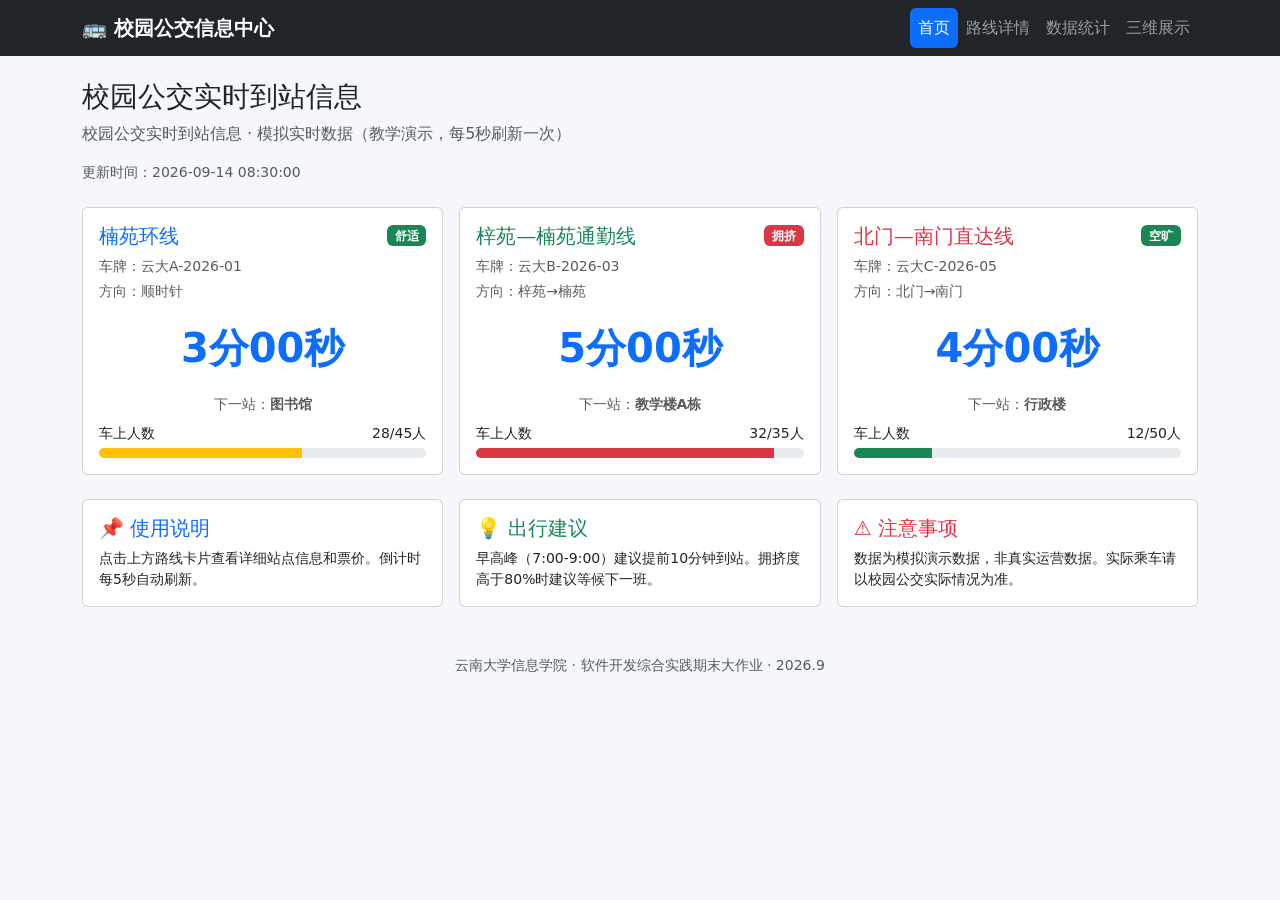
<file: index.html>
<!DOCTYPE html>
<html lang="zh-CN">
<head>
  <meta charset="UTF-8">
  <meta name="viewport" content="width=device-width, initial-scale=1.0">
  <title>校园公交实时信息中心</title>
  <link href="libs/bootstrap.min.css" rel="stylesheet">
  <link href="css/style.css" rel="stylesheet">
</head>
<body>
  <nav class="navbar navbar-expand-md navbar-dark bg-dark mb-4">
    <div class="container">
      <a class="navbar-brand" href="index.html">🚌 校园公交信息中心</a>
      <button class="navbar-toggler" type="button" data-bs-toggle="collapse" data-bs-target="#nav">
        <span class="navbar-toggler-icon"></span>
      </button>
      <div class="collapse navbar-collapse" id="nav">
        <ul class="navbar-nav ms-auto">
          <li class="nav-item"><a class="nav-link" href="index.html">首页</a></li>
          <li class="nav-item"><a class="nav-link" href="route.html">路线详情</a></li>
          <li class="nav-item"><a class="nav-link" href="stats.html">数据统计</a></li>
          <li class="nav-item"><a class="nav-link" href="three.html">三维展示</a></li>
        </ul>
      </div>
    </div>
  </nav>

  <main class="container">
    <p id="status" class="alert alert-warning">
      <span id="status-text"></span>
      <button id="retry-btn" class="btn btn-sm btn-primary ms-2" style="display:none;">重试</button>
    </p>

    <header class="mb-4">
      <h1 class="h3">校园公交实时到站信息</h1>
      <p class="text-muted" id="sub-title">云南大学呈贡校区 · 校园公交实时数据</p>
      <p class="text-muted small" id="source-note">数据来源：模拟实时数据（教学演示）</p>
    </header>

    <section class="row g-3 mb-4" id="route-cards">
      <div class="col-12 text-center text-muted py-4">加载中...</div>
    </section>

    <section class="row g-3 mb-4">
      <div class="col-12 col-md-6 col-lg-4">
        <div class="card h-100">
          <div class="card-body">
            <h5 class="card-title text-primary">📌 使用说明</h5>
            <p class="card-text small">点击上方路线卡片查看详细站点信息和票价。倒计时每5秒自动刷新。</p>
          </div>
        </div>
      </div>
      <div class="col-12 col-md-6 col-lg-4">
        <div class="card h-100">
          <div class="card-body">
            <h5 class="card-title text-success">💡 出行建议</h5>
            <p class="card-text small">早高峰（7:00-9:00）建议提前10分钟到站。拥挤度高于80%时建议等候下一班。</p>
          </div>
        </div>
      </div>
      <div class="col-12 col-md-6 col-lg-4">
        <div class="card h-100">
          <div class="card-body">
            <h5 class="card-title text-danger">⚠️ 注意事项</h5>
            <p class="card-text small">数据为模拟演示数据，非真实运营数据。实际乘车请以校园公交实际情况为准。</p>
          </div>
        </div>
      </div>
    </section>
  </main>

  <footer class="container text-center text-muted small py-4">
    <p>云南大学信息学院 · 软件开发综合实践期末大作业 · 2026.9</p>
  </footer>

  <script src="libs/jquery-3.7.1.min.js"></script>
  <script src="libs/bootstrap.bundle.min.js"></script>
  <script src="js/common.js"></script>
  <script src="js/home.js"></script>
</body>
</html>
</file>
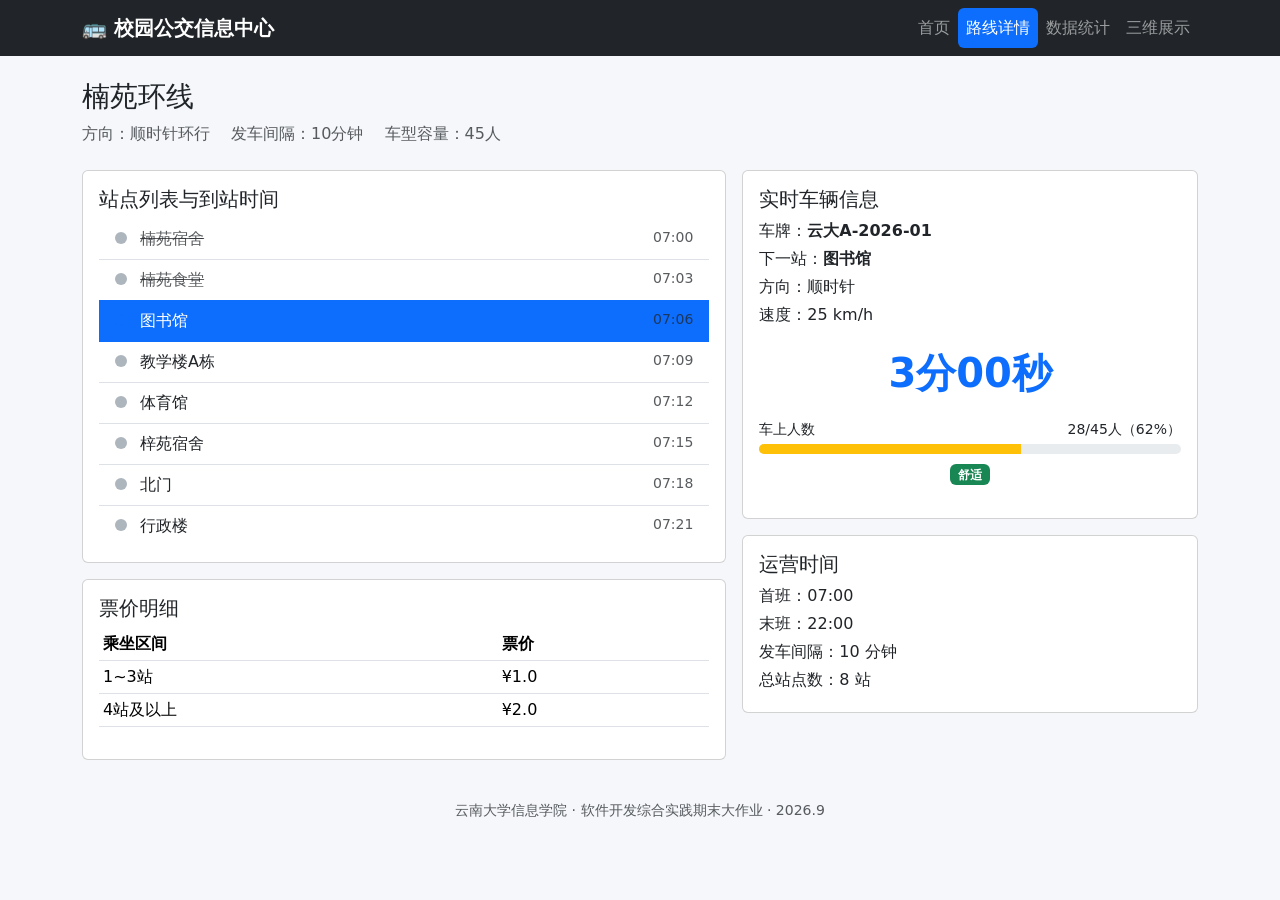
<file: route.html>
<!DOCTYPE html>
<html lang="zh-CN">
<head>
  <meta charset="UTF-8">
  <meta name="viewport" content="width=device-width, initial-scale=1.0">
  <title>路线详情 - 校园公交</title>
  <link href="libs/bootstrap.min.css" rel="stylesheet">
  <link href="css/style.css" rel="stylesheet">
</head>
<body>
  <nav class="navbar navbar-expand-md navbar-dark bg-dark mb-4">
    <div class="container">
      <a class="navbar-brand" href="index.html">🚌 校园公交信息中心</a>
      <button class="navbar-toggler" type="button" data-bs-toggle="collapse" data-bs-target="#nav">
        <span class="navbar-toggler-icon"></span>
      </button>
      <div class="collapse navbar-collapse" id="nav">
        <ul class="navbar-nav ms-auto">
          <li class="nav-item"><a class="nav-link" href="index.html">首页</a></li>
          <li class="nav-item"><a class="nav-link" href="route.html">路线详情</a></li>
          <li class="nav-item"><a class="nav-link" href="stats.html">数据统计</a></li>
          <li class="nav-item"><a class="nav-link" href="three.html">三维展示</a></li>
        </ul>
      </div>
    </div>
  </nav>

  <main class="container">
    <p id="status" class="alert alert-warning">
      <span id="status-text"></span>
      <button id="retry-btn" class="btn btn-sm btn-primary ms-2" style="display:none;">重试</button>
    </p>

    <header class="mb-4">
      <h1 class="h3" id="route-title">路线详情</h1>
      <p class="text-muted" id="route-info"></p>
    </header>

    <div class="row g-3">
      <div class="col-12 col-lg-7">
        <div class="card mb-3">
          <div class="card-body">
            <h5 class="card-title">站点列表与到站时间</h5>
            <ul class="list-group list-group-flush" id="stop-list"></ul>
          </div>
        </div>
        <div class="card mb-3">
          <div class="card-body">
            <h5 class="card-title">票价明细</h5>
            <table class="table table-sm">
              <thead><tr><th>乘坐区间</th><th>票价</th></tr></thead>
              <tbody id="fare-table"></tbody>
            </table>
          </div>
        </div>
      </div>
      <div class="col-12 col-lg-5">
        <div class="card mb-3">
          <div class="card-body">
            <h5 class="card-title">实时车辆信息</h5>
            <div id="vehicle-info"></div>
          </div>
        </div>
        <div class="card">
          <div class="card-body">
            <h5 class="card-title">运营时间</h5>
            <ul class="list-unstyled mb-0" id="schedule-info"></ul>
          </div>
        </div>
      </div>
    </div>
  </main>

  <footer class="container text-center text-muted small py-4">
    <p>云南大学信息学院 · 软件开发综合实践期末大作业 · 2026.9</p>
  </footer>

  <script src="libs/jquery-3.7.1.min.js"></script>
  <script src="libs/bootstrap.bundle.min.js"></script>
  <script src="js/common.js"></script>
  <script src="js/route.js"></script>
</body>
</html>
</file>
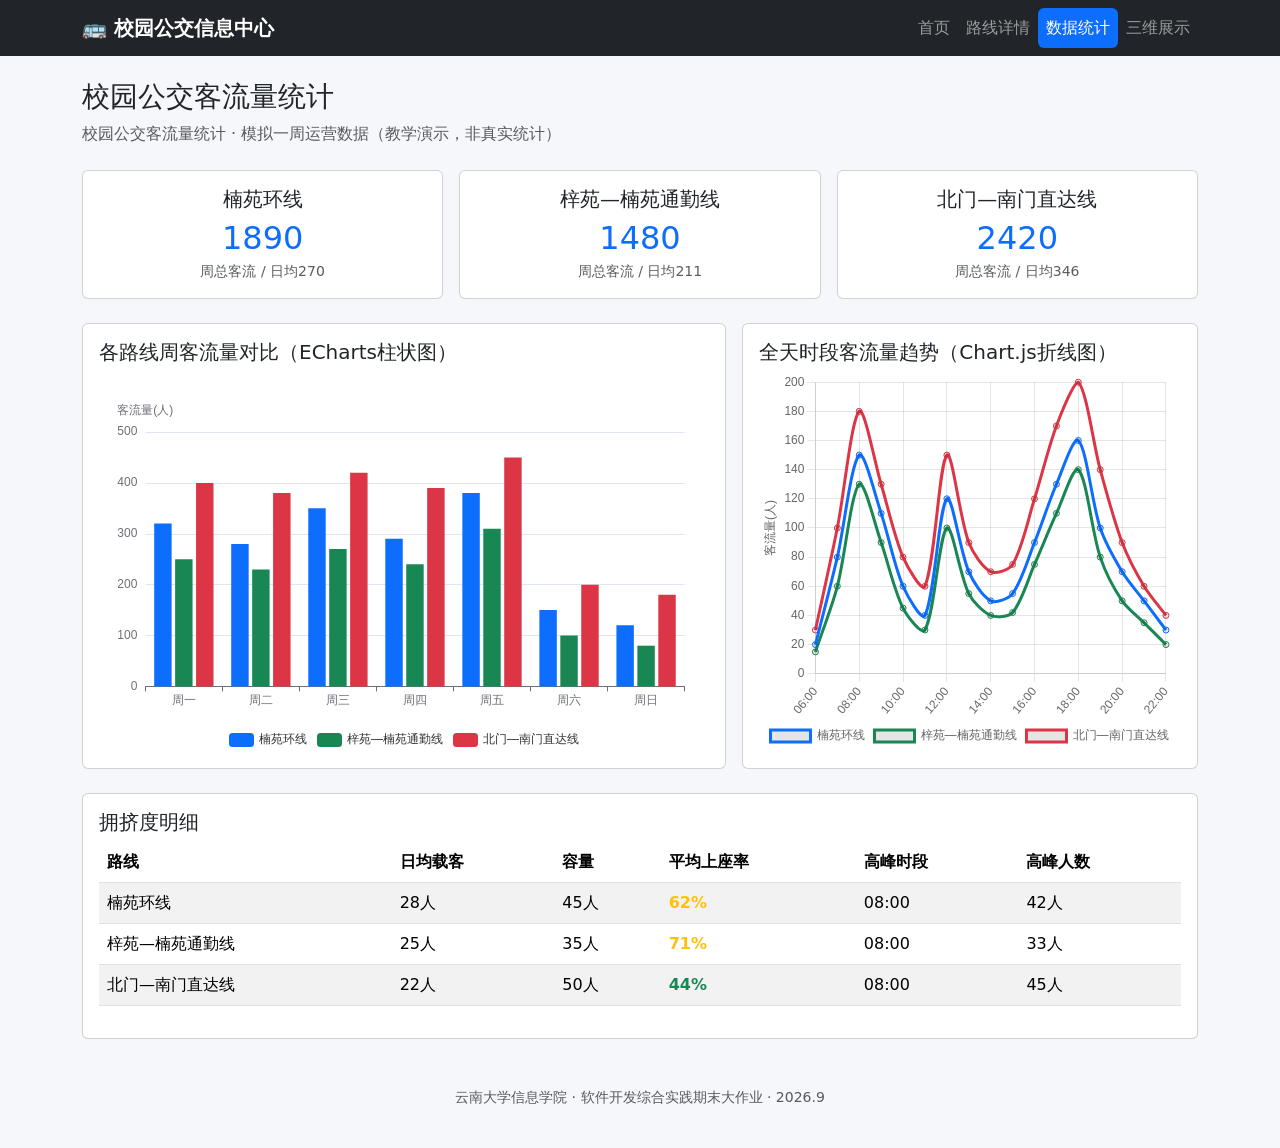
<file: stats.html>
<!DOCTYPE html>
<html lang="zh-CN">
<head>
  <meta charset="UTF-8">
  <meta name="viewport" content="width=device-width, initial-scale=1.0">
  <title>数据统计 - 校园公交</title>
  <link href="libs/bootstrap.min.css" rel="stylesheet">
  <link href="css/style.css" rel="stylesheet">
</head>
<body>
  <nav class="navbar navbar-expand-md navbar-dark bg-dark mb-4">
    <div class="container">
      <a class="navbar-brand" href="index.html">🚌 校园公交信息中心</a>
      <button class="navbar-toggler" type="button" data-bs-toggle="collapse" data-bs-target="#nav">
        <span class="navbar-toggler-icon"></span>
      </button>
      <div class="collapse navbar-collapse" id="nav">
        <ul class="navbar-nav ms-auto">
          <li class="nav-item"><a class="nav-link" href="index.html">首页</a></li>
          <li class="nav-item"><a class="nav-link" href="route.html">路线详情</a></li>
          <li class="nav-item"><a class="nav-link" href="stats.html">数据统计</a></li>
          <li class="nav-item"><a class="nav-link" href="three.html">三维展示</a></li>
        </ul>
      </div>
    </div>
  </nav>

  <main class="container">
    <p id="status" class="alert alert-warning">
      <span id="status-text"></span>
      <button id="retry-btn" class="btn btn-sm btn-primary ms-2" style="display:none;">重试</button>
    </p>

    <header class="mb-4">
      <h1 class="h3">校园公交客流量统计</h1>
      <p class="text-muted" id="sub-title">模拟一周运营数据</p>
    </header>

    <section class="row g-3 mb-4" id="summary-cards"></section>

    <section class="row g-3 mb-4">
      <div class="col-12 col-lg-7">
        <div class="card">
          <div class="card-body">
            <h5 class="card-title">各路线周客流量对比（ECharts柱状图）</h5>
            <div id="bar-chart" class="chart-box"></div>
          </div>
        </div>
      </div>
      <div class="col-12 col-lg-5">
        <div class="card">
          <div class="card-body">
            <h5 class="card-title">全天时段客流量趋势（Chart.js折线图）</h5>
            <div class="chart-box"><canvas id="line-chart"></canvas></div>
          </div>
        </div>
      </div>
    </section>

    <section class="row g-3 mb-4">
      <div class="col-12">
        <div class="card">
          <div class="card-body">
            <h5 class="card-title">拥挤度明细</h5>
            <table class="table table-striped table-hover">
              <thead><tr><th>路线</th><th>日均载客</th><th>容量</th><th>平均上座率</th><th>高峰时段</th><th>高峰人数</th></tr></thead>
              <tbody id="crowd-table"></tbody>
            </table>
          </div>
        </div>
      </div>
    </section>
  </main>

  <footer class="container text-center text-muted small py-4">
    <p>云南大学信息学院 · 软件开发综合实践期末大作业 · 2026.9</p>
  </footer>

  <script src="libs/jquery-3.7.1.min.js"></script>
  <script src="libs/bootstrap.bundle.min.js"></script>
  <script src="libs/echarts.min.js"></script>
  <script src="libs/chart.umd.js"></script>
  <script src="js/common.js"></script>
  <script src="js/stats.js"></script>
</body>
</html>
</file>
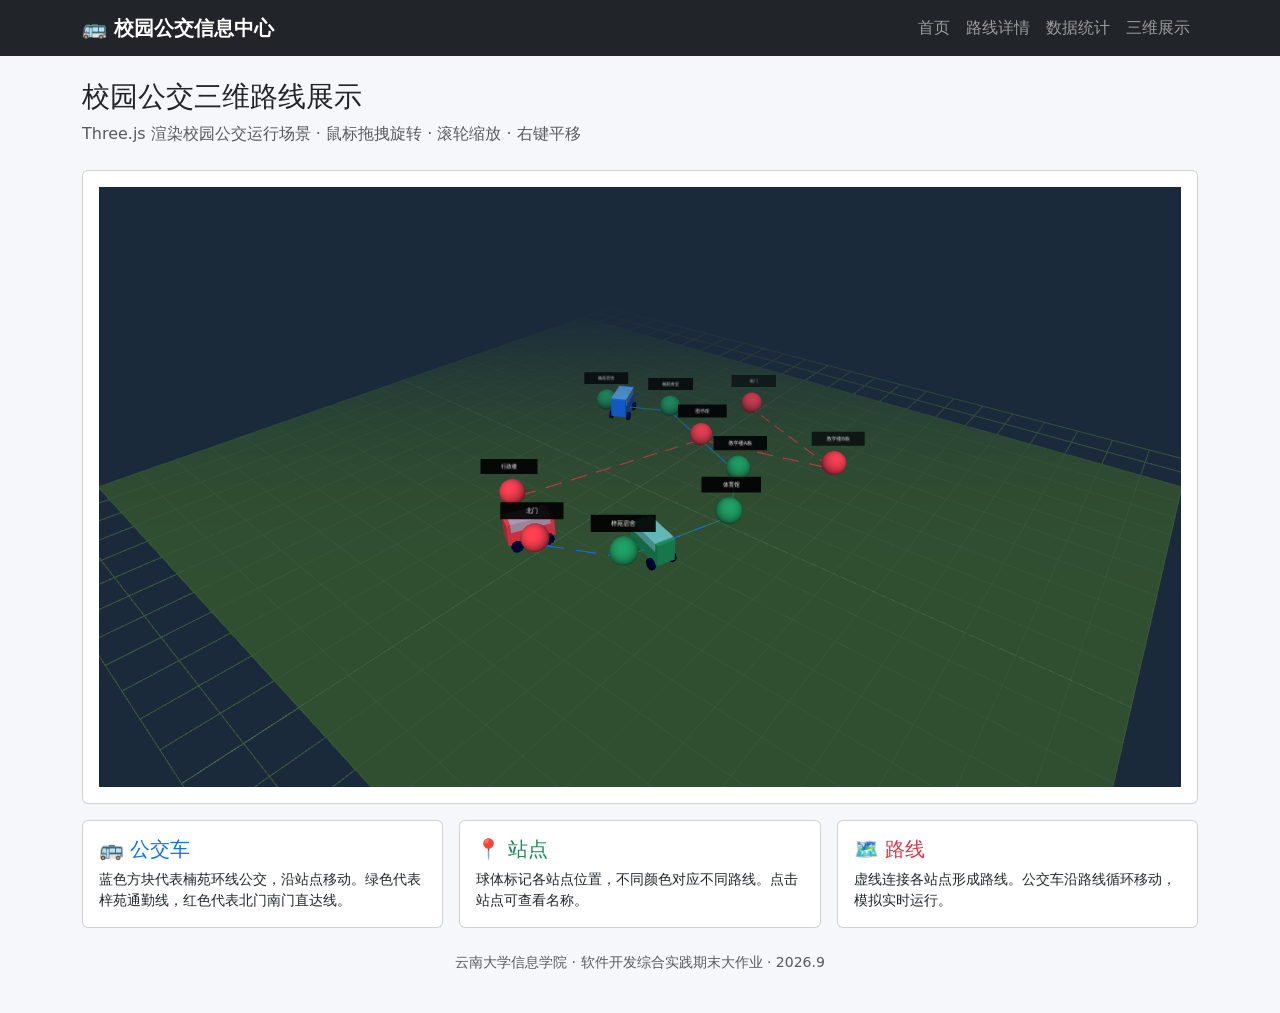
<file: three.html>
<!DOCTYPE html>
<html lang="zh-CN">
<head>
  <meta charset="UTF-8">
  <meta name="viewport" content="width=device-width, initial-scale=1.0">
  <title>三维展示 - 校园公交</title>
  <link href="libs/bootstrap.min.css" rel="stylesheet">
  <link href="css/style.css" rel="stylesheet">
</head>
<body>
  <nav class="navbar navbar-expand-md navbar-dark bg-dark mb-4">
    <div class="container">
      <a class="navbar-brand" href="index.html">🚌 校园公交信息中心</a>
      <button class="navbar-toggler" type="button" data-bs-toggle="collapse" data-bs-target="#nav">
        <span class="navbar-toggler-icon"></span>
      </button>
      <div class="collapse navbar-collapse" id="nav">
        <ul class="navbar-nav ms-auto">
          <li class="nav-item"><a class="nav-link" href="index.html">首页</a></li>
          <li class="nav-item"><a class="nav-link" href="route.html">路线详情</a></li>
          <li class="nav-item"><a class="nav-link" href="stats.html">数据统计</a></li>
          <li class="nav-item"><a class="nav-link" href="three.html">三维展示</a></li>
        </ul>
      </div>
    </div>
  </nav>

  <main class="container">
    <header class="mb-4">
      <h1 class="h3">校园公交三维路线展示</h1>
      <p class="text-muted">Three.js 渲染校园公交运行场景 · 鼠标拖拽旋转 · 滚轮缩放 · 右键平移</p>
    </header>

    <div class="card mb-3">
      <div class="card-body">
        <div id="three-canvas"></div>
      </div>
    </div>

    <div class="row g-3">
      <div class="col-12 col-md-6 col-lg-4">
        <div class="card h-100">
          <div class="card-body">
            <h5 class="card-title text-primary">🚌 公交车</h5>
            <p class="card-text small">蓝色方块代表楠苑环线公交，沿站点移动。绿色代表梓苑通勤线，红色代表北门南门直达线。</p>
          </div>
        </div>
      </div>
      <div class="col-12 col-md-6 col-lg-4">
        <div class="card h-100">
          <div class="card-body">
            <h5 class="card-title text-success">📍 站点</h5>
            <p class="card-text small">球体标记各站点位置，不同颜色对应不同路线。点击站点可查看名称。</p>
          </div>
        </div>
      </div>
      <div class="col-12 col-md-6 col-lg-4">
        <div class="card h-100">
          <div class="card-body">
            <h5 class="card-title text-danger">🗺️ 路线</h5>
            <p class="card-text small">虚线连接各站点形成路线。公交车沿路线循环移动，模拟实时运行。</p>
          </div>
        </div>
      </div>
    </div>
  </main>

  <footer class="container text-center text-muted small py-4">
    <p>云南大学信息学院 · 软件开发综合实践期末大作业 · 2026.9</p>
  </footer>

  <script src="libs/three.min.js"></script>
  <script src="libs/OrbitControls.js"></script>
  <script src="js/three.js"></script>
</body>
</html>
</file>
<file: css/style.css>
/* 校园公交实时信息中心 — 自定义样式 */
:root {
  --bus-blue: #0d6efd;
  --bus-green: #198754;
  --bus-red: #dc3545;
  --bg-light: #f5f7fa;
}

body { background: var(--bg-light); }

/* 导航栏 */
.navbar-brand { font-weight: 700; }
.nav-link.active { color: #fff !important; background: var(--bus-blue); border-radius: 6px; }

/* 卡片悬浮 */
.route-card { transition: transform 0.2s, box-shadow 0.2s; cursor: pointer; }
.route-card:hover { transform: translateY(-3px); box-shadow: 0 .5rem 1rem rgba(0,0,0,.12); }

/* 拥挤度徽章 */
.badge-comfortable { background: #198754; }
.badge-moderate { background: #ffc107; color: #333; }
.badge-crowded { background: #dc3545; }

/* 倒计时数字 */
.countdown { font-size: 2.5rem; font-weight: 800; color: var(--bus-blue); }
.countdown-unit { font-size: 1rem; color: #6c757d; }

/* 进度条 */
.passenger-bar { height: 10px; }

/* 站点列表 */
.stop-item { border-left: 3px solid #dee2e6; position: relative; }
.stop-item.active { border-left-color: var(--bus-blue); }
.stop-item.active .stop-dot { background: var(--bus-blue); }
.stop-dot { width: 12px; height: 12px; border-radius: 50%; background: #adb5bd; display: inline-block; }

/* 图表容器 */
.chart-box { height: 380px; }

/* 三维页面 */
#three-canvas { width: 100%; height: 600px; display: block; border-radius: 8px; }

/* 状态提示 */
#status { display: none; }

/* 移动端优化 */
@media (max-width: 375px) {
  .countdown { font-size: 1.8rem; }
  .chart-box { height: 280px; }
  #three-canvas { height: 350px; }
  .navbar-brand { font-size: 1rem; }
}

@media (max-width: 768px) {
  .chart-box { height: 320px; }
  #three-canvas { height: 400px; }
}

@media (min-width: 1200px) {
  .container { max-width: 1140px; }
}
</file>
